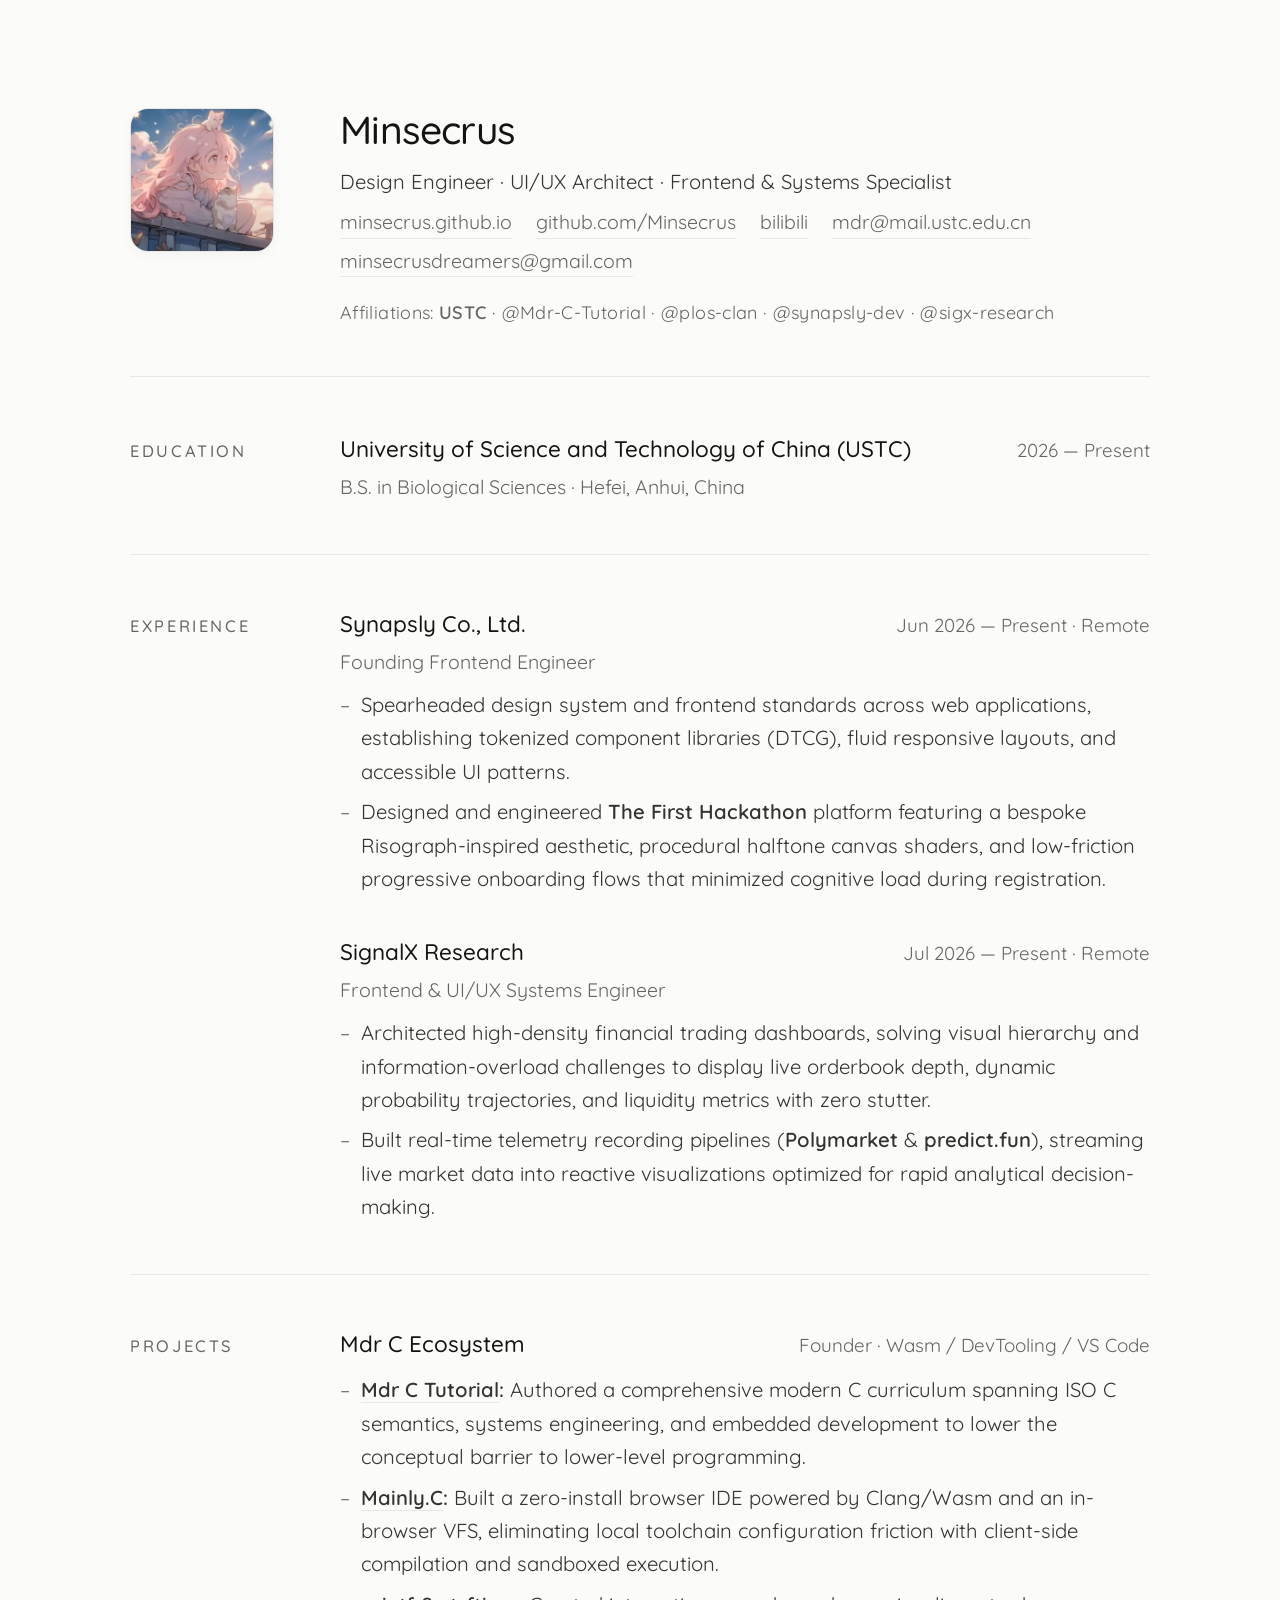
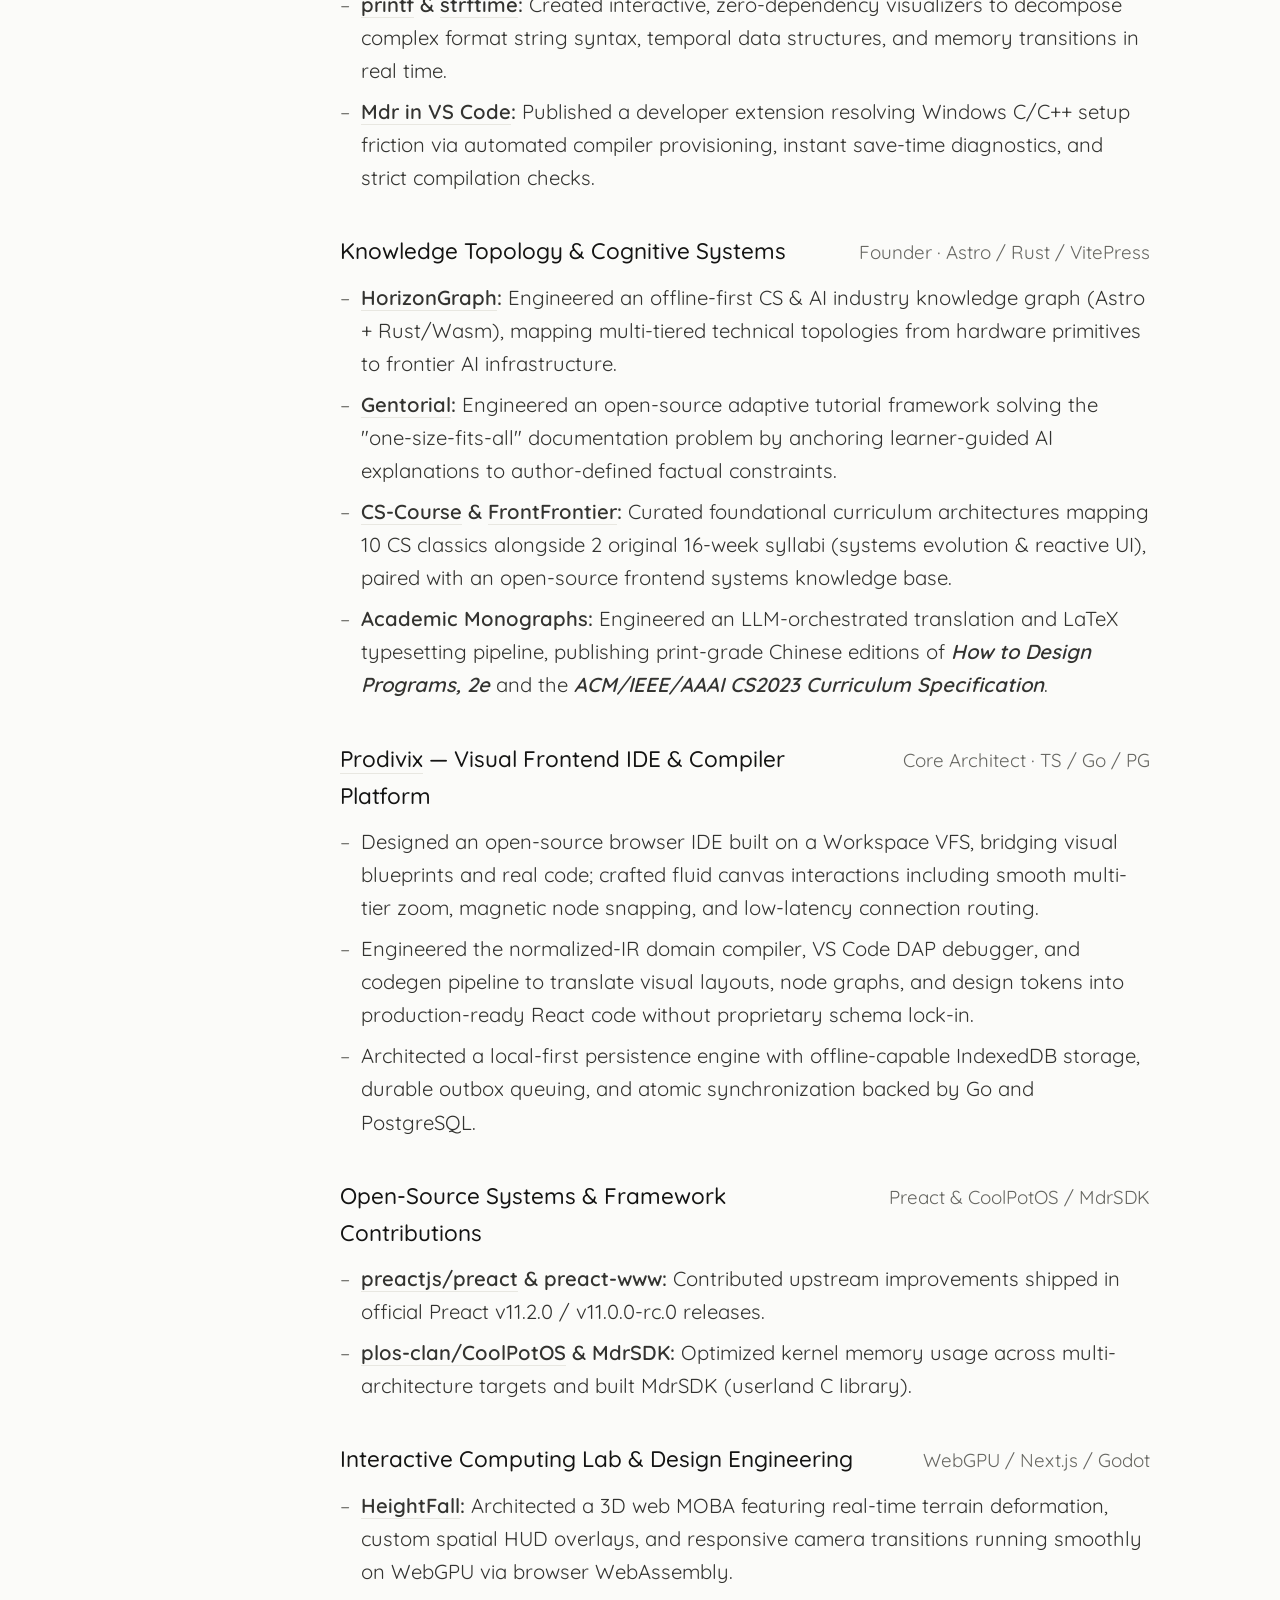
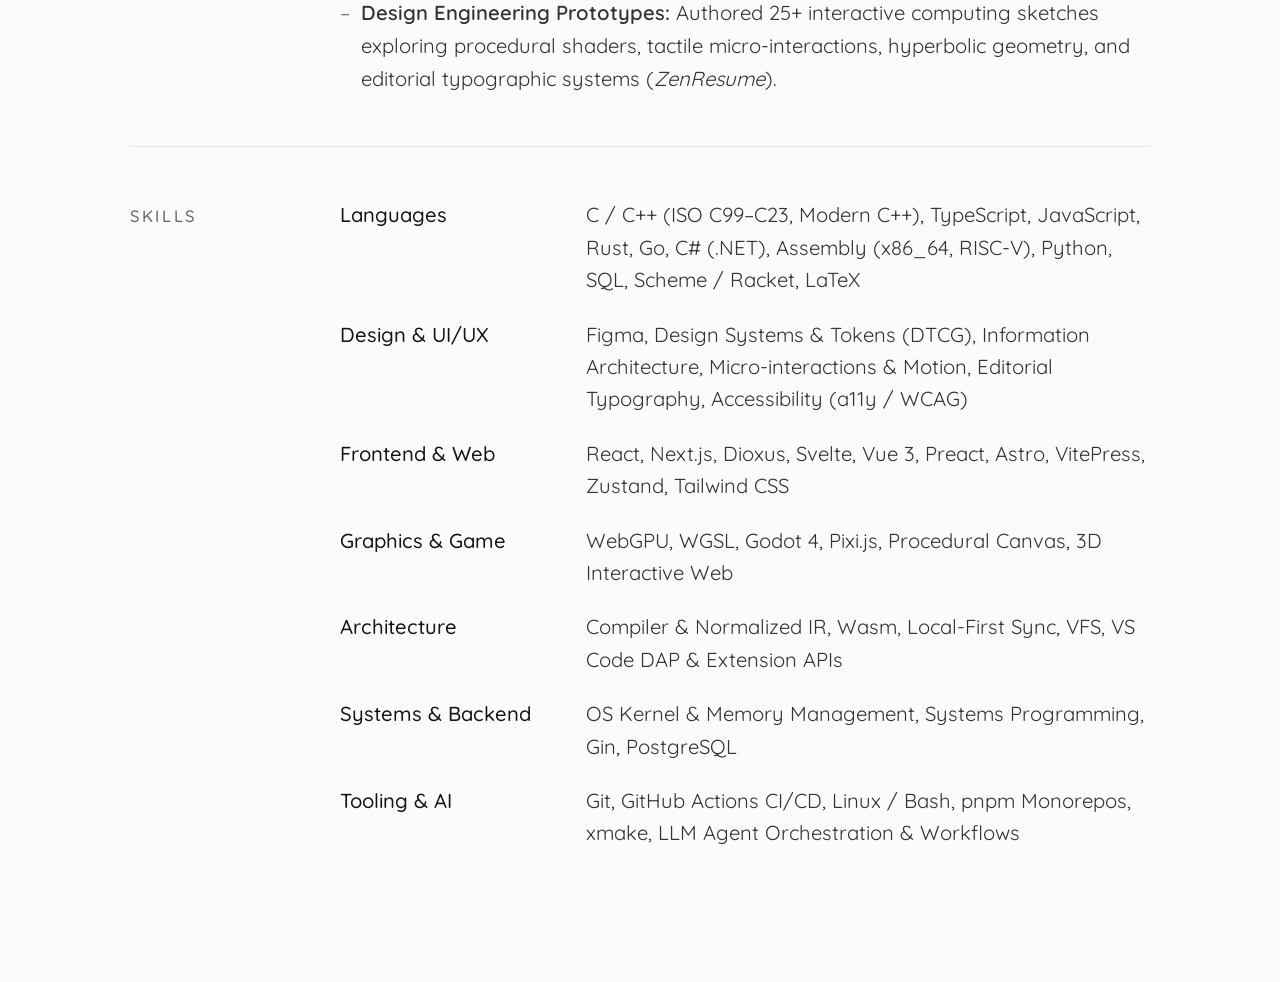
<file: index.html>
<!doctype html>
<html lang="en">
  <head>
    <meta charset="UTF-8" />
    <meta name="viewport" content="width=device-width, initial-scale=1.0" />
    <title>Minsecrus — Curriculum Vitae</title>
    <link rel="preconnect" href="https://fonts.googleapis.com" />
    <link rel="preconnect" href="https://fonts.gstatic.com" crossorigin />
    <link
      href="https://fonts.googleapis.com/css2?family=Quicksand:wght@300;400;500;600&display=swap"
      rel="stylesheet"
    />
    <link rel="icon" type="image/svg+xml" href="favicon.svg" />
    <link rel="stylesheet" href="style.css" />
  </head>
  <body>
    <main>
      <header>
        <div class="avatar-wrap">
          <img src="avatar.jpg" alt="Minsecrus" class="avatar" />
        </div>
        <h1>Minsecrus</h1>
        <div class="subtitle">
          Design Engineer &middot; UI/UX Architect &middot; Frontend &amp;
          Systems Specialist
        </div>
        <div class="links">
          <a href="https://minsecrus.github.io" target="_blank" rel="noopener"
            >minsecrus.github.io</a
          >
          <a
            href="https://github.com/Minsecrus"
            target="_blank"
            rel="noopener"
            >github.com/Minsecrus</a
          >
          <a
            href="https://space.bilibili.com/1321913237"
            target="_blank"
            rel="noopener"
            >bilibili</a
          >
          <a href="mailto:mdr&#64;mail.ustc.edu.cn">mdr&#64;mail.ustc.edu.cn</a>
          <a href="mailto:minsecrusdreamers&#64;gmail.com"
            >minsecrusdreamers&#64;gmail.com</a
          >
        </div>
        <div class="org-badges">
          Affiliations: <strong>USTC</strong> &middot; &#64;Mdr-C-Tutorial
          &middot; &#64;plos-clan &middot; &#64;synapsly-dev &middot;
          &#64;sigx-research
        </div>
      </header>

      <!-- 01. EDUCATION -->
      <section>
        <div class="section-label">Education</div>
        <div>
          <div class="entry-head">
            <span class="entry-title"
              >University of Science and Technology of China (USTC)</span
            >
            <span class="entry-meta">2026 — Present</span>
          </div>
          <div class="entry-sub">
            B.S. in Biological Sciences &middot; Hefei, Anhui, China
          </div>
        </div>
      </section>

      <!-- 02. EXPERIENCE -->
      <section>
        <div class="section-label">Experience</div>
        <div class="entries">
          <!-- Synapsly -->
          <div>
            <div class="entry-head">
              <span class="entry-title">Synapsly Co., Ltd.</span>
              <span class="entry-meta">Jun 2026 — Present &middot; Remote</span>
            </div>
            <div class="entry-sub">Founding Frontend Engineer</div>
            <ul class="entry-bullets">
              <li>
                Spearheaded design system and frontend standards across web
                applications, establishing tokenized component libraries (DTCG),
                fluid responsive layouts, and accessible UI patterns.
              </li>
              <li>
                Designed and engineered
                <strong>The First Hackathon</strong> platform featuring a
                bespoke Risograph-inspired aesthetic, procedural halftone canvas
                shaders, and low-friction progressive onboarding flows that
                minimized cognitive load during registration.
              </li>
            </ul>
          </div>

          <!-- SignalX Research -->
          <div>
            <div class="entry-head">
              <span class="entry-title">SignalX Research</span>
              <span class="entry-meta">Jul 2026 — Present &middot; Remote</span>
            </div>
            <div class="entry-sub">Frontend &amp; UI/UX Systems Engineer</div>
            <ul class="entry-bullets">
              <li>
                Architected high-density financial trading dashboards, solving
                visual hierarchy and information-overload challenges to display
                live orderbook depth, dynamic probability trajectories, and
                liquidity metrics with zero stutter.
              </li>
              <li>
                Built real-time telemetry recording pipelines (<strong
                  >Polymarket</strong
                >
                &amp; <strong>predict.fun</strong>), streaming live market data
                into reactive visualizations optimized for rapid analytical
                decision-making.
              </li>
            </ul>
          </div>
        </div>
      </section>

      <!-- 03. SELECTED PROJECTS -->
      <section>
        <div class="section-label">Projects</div>
        <div class="entries">
          <!-- Project 1: Mdr C Ecosystem -->
          <div>
            <div class="entry-head">
              <span class="entry-title">Mdr C Ecosystem</span>
              <span class="entry-meta"
                >Founder &middot; Wasm / DevTooling / VS Code</span
              >
            </div>
            <ul class="entry-bullets">
              <li>
                <strong
                  ><a
                    href="https://mdr-c-tutorial.github.io/C"
                    target="_blank"
                    rel="noopener"
                    >Mdr C Tutorial</a
                  >:</strong
                >
                Authored a comprehensive modern C curriculum spanning ISO C
                semantics, systems engineering, and embedded development to
                lower the conceptual barrier to lower-level programming.
              </li>
              <li>
                <strong
                  ><a
                    href="https://minsecrus.github.io/Mainly.C/"
                    target="_blank"
                    rel="noopener"
                    >Mainly.C</a
                  >:</strong
                >
                Built a zero-install browser IDE powered by Clang/Wasm and an
                in-browser VFS, eliminating local toolchain configuration
                friction with client-side compilation and sandboxed execution.
              </li>
              <li>
                <strong
                  ><a
                    href="https://minsecrus.github.io/printf"
                    target="_blank"
                    rel="noopener"
                    >printf</a
                  >
                  &amp;
                  <a
                    href="https://minsecrus.github.io/strftime"
                    target="_blank"
                    rel="noopener"
                    >strftime</a
                  >:</strong
                >
                Created interactive, zero-dependency visualizers to decompose
                complex format string syntax, temporal data structures, and
                memory transitions in real time.
              </li>
              <li>
                <strong
                  ><a
                    href="https://github.com/Mdr-C-Tutorial/Mdr-in-VS-Code"
                    target="_blank"
                    rel="noopener"
                    >Mdr in VS Code</a
                  >:</strong
                >
                Published a developer extension resolving Windows C/C++ setup
                friction via automated compiler provisioning, instant save-time
                diagnostics, and strict compilation checks.
              </li>
            </ul>
          </div>

          <!-- Project 2: Knowledge Topology & Cognitive Systems -->
          <div>
            <div class="entry-head">
              <span class="entry-title">
                Knowledge Topology &amp; Cognitive Systems
              </span>
              <span class="entry-meta"
                >Founder &middot; Astro / Rust / VitePress</span
              >
            </div>
            <ul class="entry-bullets">
              <li>
                <strong
                  ><a
                    href="https://mdr-tutorials.github.io/HorizonGraph/"
                    target="_blank"
                    rel="noopener"
                    >HorizonGraph</a
                  >:</strong
                >
                Engineered an offline-first CS &amp; AI industry knowledge graph
                (Astro + Rust/Wasm), mapping multi-tiered technical topologies
                from hardware primitives to frontier AI infrastructure.
              </li>
              <li>
                <strong
                  ><a
                    href="https://gentorial.github.io/gentorial/"
                    target="_blank"
                    rel="noopener"
                    >Gentorial</a
                  >:</strong
                >
                Engineered an open-source adaptive tutorial framework solving
                the "one-size-fits-all" documentation problem by anchoring
                learner-guided AI explanations to author-defined factual
                constraints.
              </li>
              <li>
                <strong
                  ><a
                    href="https://minsecrus.github.io/CS-Course/"
                    target="_blank"
                    rel="noopener"
                    >CS-Course</a
                  >
                  &amp;
                  <a
                    href="https://minsecrus.github.io/FrontFrontier/"
                    target="_blank"
                    rel="noopener"
                    >FrontFrontier</a
                  >:</strong
                >
                Curated foundational curriculum architectures mapping 10 CS
                classics alongside 2 original 16-week syllabi (systems evolution
                &amp; reactive UI), paired with an open-source frontend systems
                knowledge base.
              </li>
              <li>
                <strong>Academic Monographs:</strong> Engineered an
                LLM-orchestrated translation and LaTeX typesetting pipeline,
                publishing print-grade Chinese editions of
                <strong><em>How to Design Programs, 2e</em></strong> and the
                <strong
                  ><em
                    >ACM/IEEE/AAAI CS2023 Curriculum Specification</em
                  ></strong
                >.
              </li>
            </ul>
          </div>

          <!-- Project 3: Prodivix -->
          <div>
            <div class="entry-head">
              <span class="entry-title">
                <a
                  href="https://github.com/prodivix/prodivix"
                  target="_blank"
                  rel="noopener"
                  >Prodivix</a
                >
                &mdash; Visual Frontend IDE &amp; Compiler Platform
              </span>
              <span class="entry-meta"
                >Core Architect &middot; TS / Go / PG</span
              >
            </div>
            <ul class="entry-bullets">
              <li>
                Designed an open-source browser IDE built on a Workspace VFS,
                bridging visual blueprints and real code; crafted fluid canvas
                interactions including smooth multi-tier zoom, magnetic node
                snapping, and low-latency connection routing.
              </li>
              <li>
                Engineered the normalized-IR domain compiler, VS Code DAP
                debugger, and codegen pipeline to translate visual layouts, node
                graphs, and design tokens into production-ready React code
                without proprietary schema lock-in.
              </li>
              <li>
                Architected a local-first persistence engine with
                offline-capable IndexedDB storage, durable outbox queuing, and
                atomic synchronization backed by Go and PostgreSQL.
              </li>
            </ul>
          </div>

          <!-- Project 4: Open-Source Contributions (Preact & CoolPotOS) -->
          <div>
            <div class="entry-head">
              <span class="entry-title">
                Open-Source Systems &amp; Framework Contributions
              </span>
              <span class="entry-meta">Preact &amp; CoolPotOS / MdrSDK</span>
            </div>
            <ul class="entry-bullets">
              <li>
                <strong
                  ><a
                    href="https://github.com/preactjs/preact"
                    target="_blank"
                    rel="noopener"
                    >preactjs/preact</a
                  >
                  &amp; preact-www:</strong
                >
                Contributed upstream improvements shipped in official Preact
                v11.2.0 / v11.0.0-rc.0 releases.
              </li>
              <li>
                <strong
                  ><a
                    href="https://github.com/plos-clan/CoolPotOS"
                    target="_blank"
                    rel="noopener"
                    >plos-clan/CoolPotOS</a
                  >
                  &amp; MdrSDK:</strong
                >
                Optimized kernel memory usage across multi-architecture targets
                and built MdrSDK (userland C library).
              </li>
            </ul>
          </div>

          <!-- Project 5: Design Engineering & Interactive Computing Sketches -->
          <div>
            <div class="entry-head">
              <span class="entry-title">
                Interactive Computing Lab &amp; Design Engineering
              </span>
              <span class="entry-meta">WebGPU / Next.js / Godot</span>
            </div>
            <ul class="entry-bullets">
              <li>
                <strong
                  ><a
                    href="https://minsecrus.github.io/HeightFall/"
                    target="_blank"
                    rel="noopener"
                    >HeightFall</a
                  >:</strong
                >
                Architected a 3D web MOBA featuring real-time terrain
                deformation, custom spatial HUD overlays, and responsive camera
                transitions running smoothly on WebGPU via browser WebAssembly.
              </li>
              <li>
                <strong>Design Engineering Prototypes:</strong>
                Authored 25+ interactive computing sketches exploring procedural
                shaders, tactile micro-interactions, hyperbolic geometry, and
                editorial typographic systems (<em>ZenResume</em>).
              </li>
            </ul>
          </div>
        </div>
      </section>

      <!-- 04. SKILLS -->
      <section>
        <div class="section-label">Skills</div>
        <div class="skills-list">
          <div class="skill-row">
            <span class="skill-cat">Languages</span>
            <span class="skill-items"
              >C / C++ (ISO C99–C23, Modern C++), TypeScript, JavaScript, Rust,
              Go, C# (.NET), Assembly (x86_64, RISC-V), Python, SQL, Scheme /
              Racket, LaTeX</span
            >
          </div>
          <div class="skill-row">
            <span class="skill-cat">Design &amp; UI/UX</span>
            <span class="skill-items"
              >Figma, Design Systems &amp; Tokens (DTCG), Information
              Architecture, Micro-interactions &amp; Motion, Editorial
              Typography, Accessibility (a11y / WCAG)</span
            >
          </div>
          <div class="skill-row">
            <span class="skill-cat">Frontend &amp; Web</span>
            <span class="skill-items"
              >React, Next.js, Dioxus, Svelte, Vue 3, Preact, Astro, VitePress,
              Zustand, Tailwind CSS</span
            >
          </div>
          <div class="skill-row">
            <span class="skill-cat">Graphics &amp; Game</span>
            <span class="skill-items"
              >WebGPU, WGSL, Godot 4, Pixi.js, Procedural Canvas, 3D Interactive
              Web</span
            >
          </div>
          <div class="skill-row">
            <span class="skill-cat">Architecture</span>
            <span class="skill-items"
              >Compiler &amp; Normalized IR, Wasm, Local-First Sync, VFS, VS
              Code DAP &amp; Extension APIs</span
            >
          </div>
          <div class="skill-row">
            <span class="skill-cat">Systems &amp; Backend</span>
            <span class="skill-items"
              >OS Kernel &amp; Memory Management, Systems Programming, Gin,
              PostgreSQL</span
            >
          </div>
          <div class="skill-row">
            <span class="skill-cat">Tooling &amp; AI</span>
            <span class="skill-items"
              >Git, GitHub Actions CI/CD, Linux / Bash, pnpm Monorepos, xmake,
              LLM Agent Orchestration &amp; Workflows</span
            >
          </div>
        </div>
      </section>
    </main>
  </body>
</html>
</file>
<file: style.css>
@charset "UTF-8";

:root {
  --bg: #FBFBF9;
  --ink: #141413;
  --body: #333330;
  --muted: #666661;
  --line: #E8E7E1;
  --code-bg: #F2F1EC;
}

* {
  box-sizing: border-box;
  margin: 0;
  padding: 0;
}

html, body {
  background-color: var(--bg);
  color: var(--ink);
  font-family: 'Quicksand', sans-serif;
  font-weight: 400;
  font-size: 14px;
  line-height: 1.64;
  font-variant-numeric: tabular-nums;
  -webkit-font-smoothing: antialiased;
  -moz-osx-font-smoothing: grayscale;
}

body {
  zoom: 1.5;
  padding: 72px 28px 88px;
  display: flex;
  justify-content: center;
}

main {
  width: 100%;
  max-width: 680px;
}

/* Header */
header {
  display: grid;
  grid-template-columns: 140px 1fr;
  align-items: start;
  padding-bottom: 32px;
  border-bottom: 1px solid var(--line);
  margin-bottom: 36px;
}

.avatar-wrap {
  grid-column: 1;
  grid-row: 1 / span 4;
}

.avatar {
  width: 96px;
  height: 96px;
  border-radius: 12px;
  object-fit: cover;
  display: block;
  border: 1px solid var(--line);
  box-shadow: 0 2px 8px rgba(20, 20, 19, 0.04);
}

h1 {
  grid-column: 2;
  font-size: 26px;
  font-weight: 500;
  letter-spacing: -0.015em;
  color: var(--ink);
  line-height: 1.15;
}

.subtitle {
  grid-column: 2;
  margin-top: 8px;
  font-size: 13.5px;
  color: var(--body);
}

.links {
  grid-column: 2;
  margin-top: 5px;
  display: flex;
  flex-wrap: wrap;
  gap: 4px 16px;
  font-size: 13px;
  color: var(--muted);
}

.org-badges {
  grid-column: 2;
  margin-top: 14px;
  font-size: 12px;
  color: var(--muted);
  letter-spacing: 0.02em;
}

a {
  color: inherit;
  text-decoration: none;
  border-bottom: 1px solid var(--line);
  transition: color 0.18s ease, border-color 0.18s ease;
}

a:hover {
  color: var(--ink);
  border-bottom-color: var(--ink);
}

strong {
  font-weight: 600;
}

code {
  font-family: 'Quicksand', sans-serif;
  font-weight: 500;
  font-size: 0.92em;
  background: var(--code-bg);
  padding: 1px 5px;
  border-radius: 3px;
  color: var(--ink);
}

/* Sections */
section {
  display: grid;
  grid-template-columns: 140px 1fr;
  align-items: baseline;
  padding-bottom: 34px;
  margin-bottom: 34px;
  border-bottom: 1px solid var(--line);
}

section:last-of-type {
  border-bottom: none;
  margin-bottom: 0;
  padding-bottom: 0;
}

.section-label {
  font-size: 11px;
  font-weight: 500;
  text-transform: uppercase;
  letter-spacing: 0.16em;
  color: var(--muted);
  user-select: none;
}

.entries {
  display: grid;
  gap: 26px;
}

.entry-head {
  display: flex;
  justify-content: space-between;
  align-items: baseline;
  gap: 16px;
}

.entry-title {
  font-size: 15px;
  font-weight: 500;
  color: var(--ink);
}

.entry-meta {
  font-size: 12.5px;
  color: var(--muted);
  white-space: nowrap;
}

.entry-sub {
  font-size: 13px;
  color: var(--muted);
  margin-top: 2px;
}

.entry-desc {
  margin-top: 7px;
  font-size: 13.5px;
  color: var(--body);
  line-height: 1.68;
}

.entry-bullets {
  margin-top: 7px;
  display: grid;
  gap: 5px;
  list-style: none;
  font-size: 13.5px;
  color: var(--body);
}

.entry-bullets li {
  position: relative;
  padding-left: 14px;
}

.entry-bullets li::before {
  content: "\2013";
  position: absolute;
  left: 0;
  color: var(--muted);
}

/* Skills Matrix */
.skills-list {
  display: grid;
  gap: 14px;
}

.skill-row {
  display: grid;
  grid-template-columns: 140px 1fr;
  column-gap: 24px;
  align-items: baseline;
  font-size: 13.5px;
}

.skill-cat {
  color: var(--ink);
  font-weight: 500;
}

.skill-items {
  color: var(--body);
  line-height: 1.6;
}

/* Mobile Responsive */
@media (max-width: 600px) {
  body {
    zoom: 1;
    padding: 40px 20px 56px;
  }
  header {
    grid-template-columns: 1fr;
    gap: 0;
  }
  section {
    grid-template-columns: 1fr;
    gap: 12px;
  }
  .avatar-wrap {
    grid-column: 1;
    grid-row: auto;
    margin-bottom: 14px;
  }
  .avatar {
    width: 76px;
    height: 76px;
  }
  h1, .subtitle, .links, .org-badges {
    grid-column: 1;
  }
  .subtitle {
    line-height: 1.48;
  }
  .org-badges {
    margin-top: 12px;
    line-height: 1.5;
  }
  .entry-head {
    flex-direction: column;
    gap: 2px;
  }
  .skill-row {
    grid-template-columns: 1fr;
    gap: 2px;
  }
}

/* Print / Single-Page A4 Optimization */
@media print {
  :root {
    --body: #2A2A27;
    --muted: #575753;
  }
  @page {
    size: A4 portrait;
    margin: 9mm 11mm;
  }
  html, body {
    zoom: 1;
    background: #FFFFFF;
    font-size: 9.8px;
    line-height: 1.35;
    padding: 0;
  }
  main {
    max-width: 100%;
  }
  header, section {
    grid-template-columns: 90px 1fr;
    column-gap: 12px;
  }
  header {
    padding-bottom: 9px;
    margin-bottom: 9px;
  }
  .avatar {
    width: 62px;
    height: 62px;
    border-radius: 9px;
  }
  h1 {
    font-size: 18px;
  }
  .subtitle {
    margin-top: 3px;
    font-size: 9.8px;
  }
  .links {
    margin-top: 2.5px;
    font-size: 9.2px;
    gap: 3px 12px;
  }
  .org-badges {
    margin-top: 5px;
    font-size: 9px;
  }
  section {
    padding-bottom: 8px;
    margin-bottom: 8.5px;
  }
  .section-label {
    font-size: 8.8px;
    letter-spacing: 0.14em;
  }
  .entries {
    gap: 7px;
  }
  .entries > div, .skill-row {
    break-inside: avoid;
  }
  .entry-title {
    font-size: 10.8px;
  }
  .entry-meta {
    font-size: 9.2px;
  }
  .entry-sub {
    font-size: 9.5px;
    margin-top: 0.5px;
  }
  .entry-desc {
    margin-top: 3px;
    font-size: 9.5px;
    line-height: 1.35;
  }
  .entry-bullets {
    margin-top: 3px;
    gap: 2px;
    font-size: 9.5px;
    line-height: 1.35;
  }
  .entry-bullets li {
    padding-left: 11px;
  }
  .skills-list {
    gap: 3px;
  }
  .skill-row {
    grid-template-columns: 100px 1fr;
    column-gap: 10px;
    font-size: 9.3px;
  }
  .skill-items {
    line-height: 1.33;
  }
}
</file>
